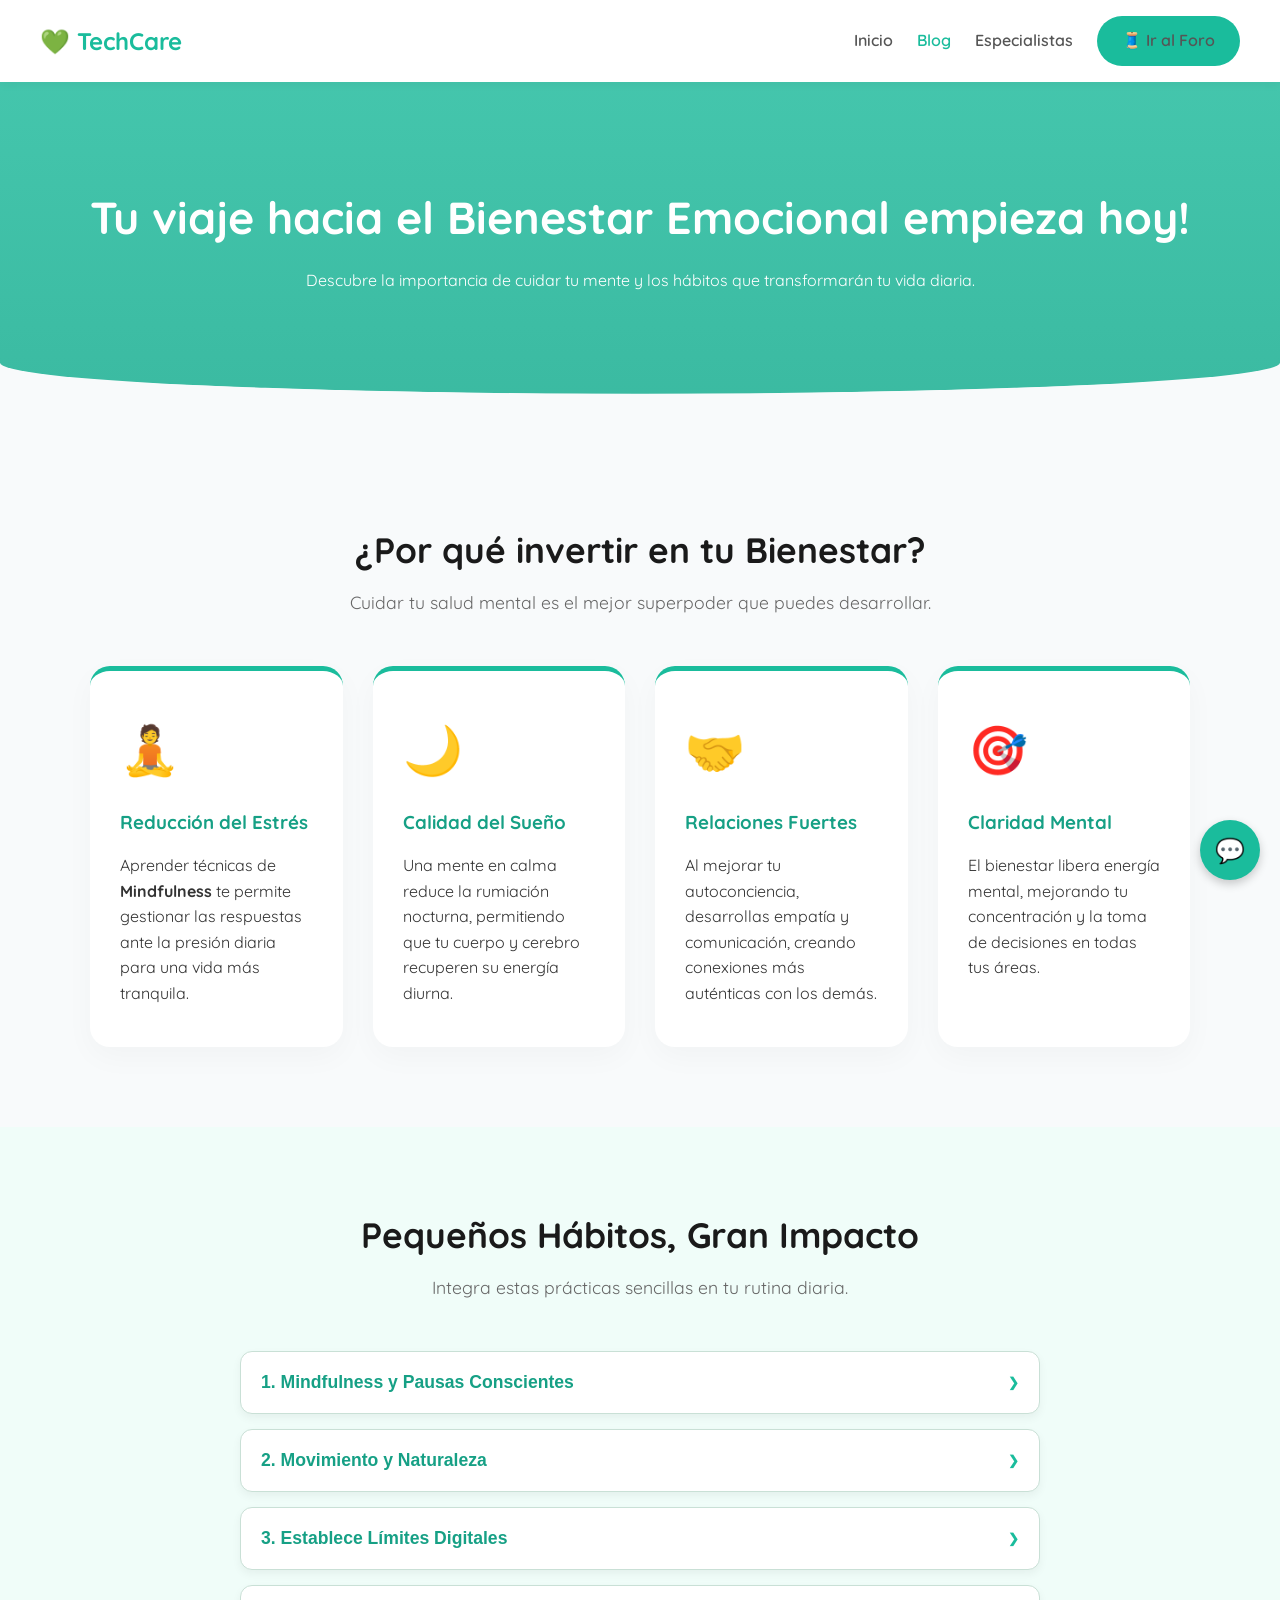
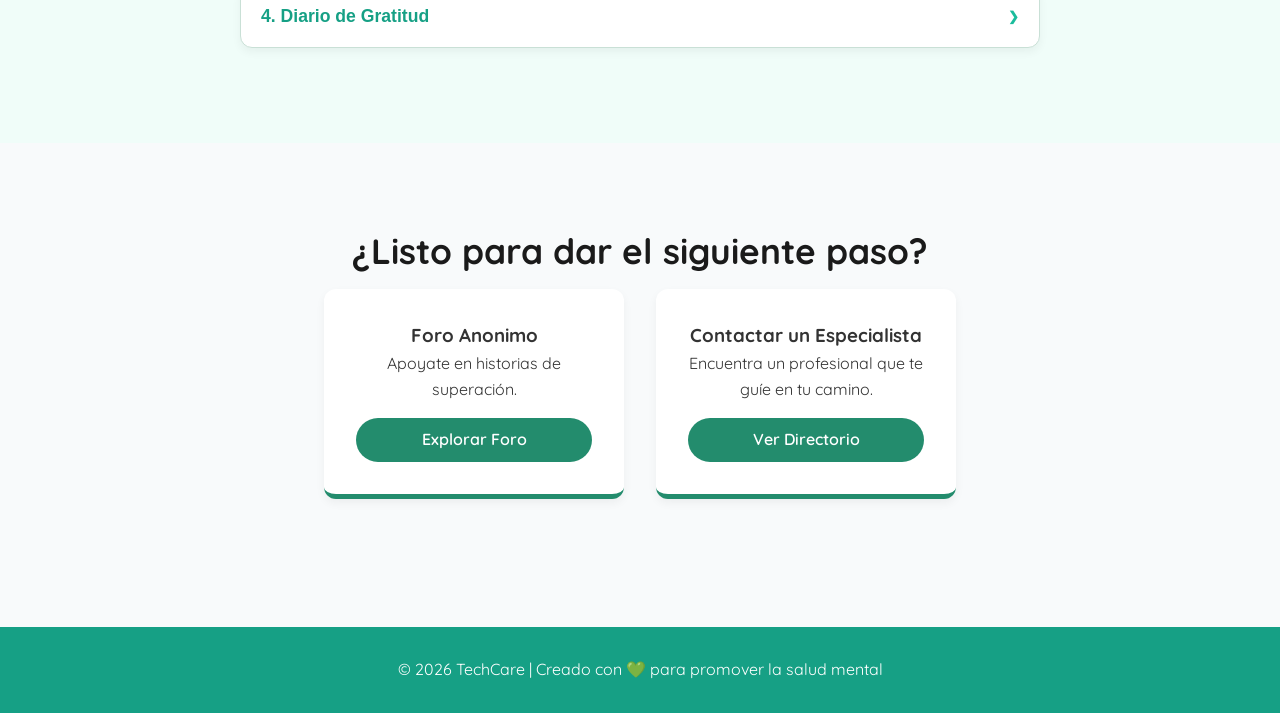
<file: Salud Mental/Bienestar.html>
<!DOCTYPE html>
<html lang="es">
<head>
    <meta charset="UTF-8" />
    <meta name="viewport" content="width=device-width, initial-scale=1.0" />
    <title>TechCare - Bienestar y Motivación</title>
    <link rel="stylesheet" href="style.css" />
    <link href="https://fonts.googleapis.com/css2?family=Quicksand:wght@400;600&display=swap" rel="stylesheet">
</head>

<body>
    <header>
        <nav>
            <div class="logo">💚 TechCare</div>
            
            <div class="menu-toggle" id="mobile-menu">
                <span></span>
                <span></span>
                <span></span>
            </div>

            <ul class="nav-links">
                <li><a href="index.html#inicio">Inicio</a></li>
                <li><a href="#top" class="active">Blog</a></li> 
                <li><a href="index.html#especialistas">Especialistas</a></li> 
                <li><a href="foro.html" class="btn btn-foro">🧵 Ir al Foro</a></li>
            </ul>
        </nav>
    </header>

    <main id="top">
        <section class="banner-bienestar">
            <div class="banner-content">
                <h1>Tu viaje hacia el Bienestar Emocional empieza hoy!</h1>
                <p>Descubre la importancia de cuidar tu mente y los hábitos que transformarán tu vida diaria.</p>
            </div>
        </section>

        <section id="beneficios-detalles" class="section">
            <div class="container">
                <h2 class="section-title">¿Por qué invertir en tu Bienestar?</h2>
                <p class="subtitle">Cuidar tu salud mental es el mejor superpoder que puedes desarrollar.</p>
                
                <div class="details-grid">
                    <div class="detail-card">
                        <div class="card-icon">🧘</div>
                        <h3>Reducción del Estrés</h3>
                        <p>Aprender técnicas de <strong>Mindfulness</strong> te permite gestionar las respuestas ante la presión diaria para una vida más tranquila.</p>
                    </div>
                    
                    <div class="detail-card">
                        <div class="card-icon">🌙</div>
                        <h3>Calidad del Sueño</h3>
                        <p>Una mente en calma reduce la rumiación nocturna, permitiendo que tu cuerpo y cerebro recuperen su energía diurna.</p>
                    </div>

                    <div class="detail-card">
                        <div class="card-icon">🤝</div>
                        <h3>Relaciones Fuertes</h3>
                        <p>Al mejorar tu autoconciencia, desarrollas empatía y comunicación, creando conexiones más auténticas con los demás.</p>
                    </div>
                    
                    <div class="detail-card">
                        <div class="card-icon">🎯</div>
                        <h3>Claridad Mental</h3>
                        <p>El bienestar libera energía mental, mejorando tu concentración y la toma de decisiones en todas tus áreas.</p>
                    </div>
                </div>
            </div>
        </section>

        <section id="habitos" class="section alt">
    <div class="container">
        <h2 class="section-title">Pequeños Hábitos, Gran Impacto</h2>
        <p class="subtitle">Integra estas prácticas sencillas en tu rutina diaria.</p>
        
        <div class="acordeon-container">
            <div class="acordeon-item">
                <button class="acordeon-header">1. Mindfulness y Pausas Conscientes</button>
                <div class="acordeon-content">
                    <p>Dedica 5 minutos a respirar profundamente y observar tu entorno. Esto rompe ciclos de estrés y recarga tu energía.</p>
                    <div class="mensaje-revelado">
                        "La paz interior empieza en el momento en que decides no permitir que otra persona o evento controle tus emociones."
                    <button class="btn-video">Ver video</button>
                    </div>
                </div>
            </div>
            
            <div class="acordeon-item">
                <button class="acordeon-header">2. Movimiento y Naturaleza</button>
                <div class="acordeon-content">
                    <p>El ejercicio libera endorfinas. Caminar 20 minutos al aire libre tiene un efecto calmante comprobado.</p>
                    
                    <div class="mensaje-revelado">
                        "Tu cuerpo es tu compañero de vida. Cuídalo, muévelo y agradécele por todo lo que te permite lograr hoy."
                        <button class="btn-video">Ver video</button>
                    </div>
                </div>
            </div>
            
            <div class="acordeon-item">
                <button class="acordeon-header">3. Establece Límites Digitales</button>
                <div class="acordeon-content">
                    <p>Define horarios libres de pantallas antes de dormir para reducir la fatiga mental y mejorar el descanso.</p>
                   <div class="mensaje-revelado">
                        "Desconectarse para conectar con uno mismo no es un lujo, es una necesidad para tu salud mental."
                     <button class="btn-video">Ver video</button>
                    </div>
                </div>
            </div>
            
            <div class="acordeon-item">
                <button class="acordeon-header">4. Diario de Gratitud</button>
                <div class="acordeon-content">
                    <p>Escribir 3 cosas que agradeces al día entrena tu cerebro para enfocarse en lo positivo y elevar tu ánimo.</p>
                    <div class="mensaje-revelado">
                        "La gratitud convierte lo que tenemos en suficiente. Aprender a ver lo bueno atrae más cosas buenas a tu vida."
                     <button class="btn-video">Ver video</button>
                    </div>
                </div>
            </div>
        </div>
    </div>
</section>

        <section id="llamada" class="section">
            <h2 class="section-title">¿Listo para dar el siguiente paso?</h2>
            <div class="cards cta-cards container">
                <div class="card cta-card">
                    <h3>Foro Anonimo</h3>
                    <p>Apoyate en historias de superación.</p>
                    <a href="foro.html" class="btn btn-menta">Explorar Foro</a>
                </div>
                
                <div class="card cta-card">
                    <h3>Contactar un Especialista</h3>
                    <p>Encuentra un profesional que te guíe en tu camino.</p>
                    <a href="index.html#especialistas" class="btn btn-menta">Ver Directorio</a>
                </div>
            </div>
        </section>
    </main>

    <div id="chatbot-button">💬</div>
    <div id="chatbot-widget">
        <iframe src="https://console.dialogflow.com/api-client/demo/embedded/63d1865d-089a-45ff-a5cd-38dc312fcfe" allow="microphone;"></iframe>
    </div>

    <footer>
        <p>© 2026 TechCare | Creado con 💚 para promover la salud mental</p>
    </footer>

    <script src="script-bienestar.js"></script>
    <script>
        // Hamburguesa
        const menuToggle = document.getElementById('mobile-menu');
        const navLinks = document.querySelector('.nav-links');
        menuToggle.addEventListener('click', () => {
            navLinks.classList.toggle('active');
        });

        // Chatbot
        const chatButton = document.getElementById("chatbot-button");
        const chatWidget = document.getElementById("chatbot-widget");
        chatButton.addEventListener("click", () => {
            chatWidget.classList.toggle("open");
        });

        // Acordeón
        document.querySelectorAll('.acordeon-header').forEach(button => {
            button.addEventListener('click', () => {
                const content = button.nextElementSibling;
                content.classList.toggle('open');
            });
        });
    </script>
</body>
</html>
</file>
<file: Salud Mental/style.css>
* {
  margin: 0;
  padding: 0;
  box-sizing: border-box;
}

body {
  font-family: 'Quicksand', sans-serif;
  color: #333;
  background-color: #f8fafb;
  line-height: 1.6;
}

header {
  background-color: #e1f5ee;
  padding: 1rem 2rem;
  position: sticky;
  top: 0;
  z-index: 10;
}

nav {
  display: flex;
  justify-content: space-between;
  align-items: center;
}

.logo {
  font-weight: 600;
  font-size: 1.3rem;
  color: #238c6d;
}

.nav-links {
  list-style: none;
  display: flex;
  gap: 1.5rem;
}



.nav-links a {
  text-decoration: none;
  color: #238c6d;
  transition: color 0.3s;
}

.nav-links a:hover {
  color: #146b53;
}

/* Estilos del botón hamburguesa (oculto por defecto) */
.menu-toggle {
  display: none;
  flex-direction: column;
  cursor: pointer;
  gap: 5px;
}

.menu-toggle span {
  width: 30px;
  height: 3px;
  background-color: #238c6d;
  border-radius: 3px;
  transition: 0.3s;
}

/* Responsive: Cuando la pantalla es menor a 768px */
@media (max-width: 768px) {
  .menu-toggle {
    display: flex; /* Mostramos la hamburguesa */
    z-index: 20;
  }

  .nav-links {
    position: fixed;
    right: -100%; /* Escondido a la derecha */
    top: 70px;
    background-color: #e1f5ee;
    width: 100%;
    height: calc(100vh - 70px);
    flex-direction: column;
    align-items: center;
    gap: 2rem;
    padding-top: 2rem;
    transition: 0.5s;
    box-shadow: -5px 5px 15px rgba(0,0,0,0.1);
  }

  /* Clase que activaremos con JS para mostrar el menú */
  .nav-links.active {
    right: 0;
  }
}
/* ===== SLIDER DESLIZANTE HACIA LA IZQUIERDA ===== */
.hero {
  position: relative;
  height: 100vh;
  color: white;
  text-align: center;
  overflow: hidden;
  display: flex;
  justify-content: center;
  align-items: center;
}

.hero-slider {
  position: absolute;
  top: 0;
  left: 0;
  width: 100%; /* 3 imágenes */
  height: 100%;
  display: flex;
  transition: transform 1s ease-in-out;
}

.slide {
  width: 100%;
  height: 100vh;
  background-size: cover;
  background-position: center;
  flex-shrink: 0;
}

/* Contenido del hero */
.hero-content {
  position: relative;
  z-index: 2;
  max-width: 700px;
  padding: 2rem;
  background: rgba(0, 0, 0, 0.4);
  border-radius: 15px;
}

.hero h1 {
  font-size: 2.4rem;
  margin-bottom: 1rem;
}

.hero p {
  margin-bottom: 2rem;
  font-size: 1.1rem;
}

/* --- Ajustes Base --- */
.hero {
    position: relative;
    height: 100vh; /* Se mantiene a pantalla completa */
    min-height: 500px; /* Evita que se encoja demasiado en móviles horizontales */
    overflow: hidden;
    display: flex;
    justify-content: center;
    align-items: center;
}

.slide {
    width: 100%;
    height: 100%;
    background-size: cover;
    background-position: center center; /* Centra la imagen siempre */
    flex-shrink: 0;
}

.hero-content {
    position: relative;
    z-index: 5;
    max-width: 800px;
    width: 90%; /* Ocupa casi todo el ancho en móviles */
    padding: 2rem;
    background: rgba(0, 0, 0, 0.5); /* Oscurecemos un poco más para legibilidad */
    border-radius: 20px;
    text-align: center;
}

/* --- RESPONSIVE DEL HERO --- */
@media (max-width: 768px) {
    .hero {
        height: 80vh; /* En móvil reducimos un poco el alto para ver contenido abajo */
    }

    .hero h1 {
        font-size: 1.6rem !important; /* Texto más pequeño para que no se amontone */
        line-height: 1.2;
    }

    .hero p {
        font-size: 1rem !important;
        margin-bottom: 1.5rem;
    }

    .hero-buttons {
        display: flex;
        flex-direction: column; /* Botones uno encima del otro */
        gap: 12px;
        align-items: center;
    }

    .hero-buttons .btn {
        width: 100%; /* Botones de ancho completo para facilitar el clic */
        max-width: 300px;
        padding: 12px;
        font-size: 0.95rem;
    }
}

/* Botón principal */
.btn {
  background-color: #fff;
  color: #238c6d;
  padding: 0.8rem 1.6rem;
  border-radius: 25px;
  text-decoration: none;
  font-weight: 600;
  transition: all 0.3s;
}

.btn:hover {
  background-color: #238c6d;
  color: white;
}

/* ===== SECCIÓN AYUDA INMEDIATA ===== */
.help-now {
  background: linear-gradient(135deg, #f4f9f8, #e8f3f1);
  padding: 80px 20px;
  display: flex;
  justify-content: center;
}

.help-container {
  max-width: 800px;
  text-align: center;
  background: #ffffff;
  padding: 50px 40px;
  border-radius: 20px;
  box-shadow: 0 15px 40px rgba(0, 0, 0, 0.08);
  transition: transform 0.3s ease;
}

.help-container:hover {
  transform: translateY(-5px);
}

.help-container h2 {
  font-size: 2rem;
  color: #1f3a3d;
  margin-bottom: 15px;
  font-weight: 700;
}

.help-container p {
  font-size: 1.1rem;
  color: #5f6f72;
  margin-bottom: 35px;
  line-height: 1.6;
}

/* ===== BOTONES ===== */
.help-actions {
  display: flex;
  justify-content: center;
  gap: 20px;
  flex-wrap: wrap;
}

.btn {
  padding: 14px 28px;
  border-radius: 50px;
  text-decoration: none;
  font-weight: 600;
  font-size: 1rem;
  transition: all 0.3s ease;
  display: inline-block;
}

/* Botón principal */
.btn-primary {
  background-color: #2bb673;
  color: #ffffff;
  box-shadow: 0 8px 20px rgba(43, 182, 115, 0.3);
}

.btn-primary:hover {
  background-color: #239c61;
  transform: translateY(-2px);
  box-shadow: 0 12px 25px rgba(43, 182, 115, 0.4);
}

/* Botón emergencia */
.btn-emergency {
  background-color: #ff5a5f;
  color: #ffffff;
  box-shadow: 0 8px 20px rgba(255, 90, 95, 0.3);
}

.btn-emergency:hover {
  background-color: #e0484d;
  transform: translateY(-2px);
  box-shadow: 0 12px 25px rgba(255, 90, 95, 0.4);
}

/* ===== RESPONSIVE ===== */
@media (max-width: 600px) {
  .help-container {
    padding: 35px 25px;
  }

  .help-container h2 {
    font-size: 1.6rem;
  }

  .help-actions {
    flex-direction: column;
    gap: 15px;
  }

  .btn {
    width: 100%;
  }
}

.ayuda-section {
  background: linear-gradient(to bottom, #e6f4f1, #ffffff);
  padding: 80px 20px;
  text-align: center;
}

.ayuda-section h2 {
  font-size: 32px;
  margin-bottom: 50px;
  color: #2c3e50;
}

.cards-ayuda {
  display: grid;
  grid-template-columns: repeat(auto-fit, minmax(220px, 1fr));
  gap: 30px;
  max-width: 1200px;
  margin: auto;
}

.card-ayuda {
  background: #ffffff;
  padding: 30px 20px;
  border-radius: 20px;
  box-shadow: 0 10px 25px rgba(0, 0, 0, 0.08);
  transition: 0.3s ease;
}

.card-ayuda:hover {
  transform: translateY(-8px);
}

.card-ayuda img {
  width: 200px;
  margin-bottom: 10px;
}

.card-ayuda h3 {
  margin-bottom: 15px;
  color: #1b6f6a;
}

.card-ayuda p {
  font-size: 14px;
  color: #555;
}


/* Secciones */
.section {
  padding: 4rem 2rem;
  text-align: center;
}

.section.alt {
  background-color: #e1f5ee;
}

/* Tarjetas */
.cards {
  display: flex;
  flex-wrap: wrap;
  justify-content: center;
  gap: 2rem;
  margin-top: 2rem;
}

.card {
  background: white;
  padding: 2rem;
  border-radius: 12px;
  box-shadow: 0 4px 10px rgba(0,0,0,0.05);
  max-width: 300px;
  text-align: center;
  transition: transform 0.3s;
}

.card:hover {
  transform: translateY(-5px);
}

.card img {
  width: 70px;
  margin-bottom: 1rem;
}

/* Recursos */
.recursos-lista {
  list-style: none;
  margin-top: 2rem;
}

.recursos-lista li {
  margin: 0.8rem 0;
}

.recursos-lista a {
  color: #238c6d;
  text-decoration: none;
  font-weight: 600;
}

/* Formulario de contacto */
.contact-form {
  margin-top: 1.5rem;
}

.contact-form input {
  padding: 0.8rem;
  border: 1px solid #ccc;
  border-radius: 25px;
  width: 250px;
  margin-right: 0.5rem;
}

/* Footer */
footer {
  background-color: #238c6d;
  color: white;
  text-align: center;
  padding: 1.2rem;
  margin-top: 3rem;
}

/* Frases motivacionales */
#frase {
  font-size: 1.3rem;
  font-style: italic;
  transition: opacity 0.6s ease-in-out;
  opacity: 1;
  margin: 1.5rem auto;
  max-width: 600px;
}

/* Responsive */
@media (max-width: 768px) {
  .cards {
    flex-direction: column;
    align-items: center;
  }

  .nav-links {
    flex-direction: column;
    gap: 1rem;
  }

  .hero h1 {
    font-size: 1.8rem;
  }

  .hero-content {
    padding: 1.5rem;
  }
}

#chatbot-button {
  position: fixed;
  bottom: 20px;
  right: 20px;
  background-color: #238c6d;
  color: white;
  font-size: 1.8rem;
  border-radius: 50%;
  width: 60px;
  height: 60px;
  display: flex;
  align-items: center;
  justify-content: center;
  cursor: pointer;
  box-shadow: 0 4px 10px rgba(0,0,0,0.2);
  z-index: 1000;
  transition: transform 0.3s ease;
}

#chatbot-button:hover {
  transform: scale(1.1);
}

#chatbot-widget {
  position: fixed;
  bottom: 90px;
  right: 20px;
  width: 360px;
  height: 500px;
  border-radius: 12px;
  overflow: hidden;
  box-shadow: 0 4px 20px rgba(0,0,0,0.3);
  background: white;
  display: none;
  z-index: 999;
}

#chatbot-widget iframe {
  width: 100%;
  height: 100%;
  border: none;
}

#chatbot-widget.open {
  display: block;
}


/* ========================================= */
/* ✨ ESTILOS MODERNOS Y LIMPIOS (Verde Menta) */
/* Reemplaza la sección del foro en tu style.css con este código. */
/* ========================================= */

/* Tipografía y Fondo General */
body { 
    background-color: #f7f9fc; /* Fondo muy claro y suave */
    color: #333333; 
    font-family: 'Inter', sans-serif; /* Fuente limpia y moderna */
    line-height: 1.5;
    margin: 0;
}

/* Contenedor Principal */
.foro-wrap { 
    max-width: 980px; 
    margin: 40px auto; 
    padding: 24px; 
    padding-top: 0;
}

/* Encabezado */
.foro-header { 
    display: flex; 
    justify-content: space-between; 
    align-items: center; 
    gap: 12px; 
    margin-bottom: 30px; /* Más espacio */
    padding: 20px 0 10px 0;
    border-bottom: 1px solid #eeeeee; /* Separador sutil */
}

.foro-header h1 { 
    margin: 0; 
    font-size: 2rem; /* Título más grande */
    color: #1a1a1a; /* Negro para alto contraste */
    font-weight: 800;
}

/* Botones Generales */
.btn { 
    cursor: pointer; 
    border: none;
    background-color: #1abc9c; /* 🌿 COLOR VERDE MENTA */
    color: white;
    padding: 10px 18px;
    border-radius: 6px;
    font-weight: 600;
    transition: background-color 0.2s, transform 0.1s;
    text-decoration: none; /* Para el botón "Volver" */
    display: inline-block;
}
.btn:hover {
    background-color: #16a085; /* Tono de menta más oscuro para el hover */
    transform: translateY(-1px);
}
.btn:active {
    transform: translateY(0);
}

/* --- Área de Nombre/Perfil --- */
.nombre-box { 
    background: #ffffff; 
    padding: 20px; 
    border-radius: 12px; 
    box-shadow: 0 4px 12px rgba(0, 0, 0, 0.05); /* Sombra más limpia */
    display: flex; 
    gap: 15px; 
    align-items: center; 
    border-left: 5px solid #1abc9c; /* 🌿 BORDE DE ACENTO VERDE MENTA */
}

.nombre-box input { 
    padding: 12px; 
    border-radius: 6px; 
    border: 1px solid #dddddd; 
    flex: 1; 
    font-size: 1rem;
    transition: border-color 0.2s;
}
.nombre-box input:focus {
    border-color: #1abc9c; /* 🌿 FOCO VERDE MENTA */
    outline: none;
}

.small { 
    font-size: 0.85rem; 
    color: #6c757d; 
}

/* Botones en el área de nombre */
#cambiar-nombre {
    background: #f8f9fa !important;
    border: 1px solid #ced4da !important;
    color: #333 !important;
    padding: 8px 15px !important;
    border-radius: 6px !important;
}
#cambiar-nombre:hover {
    background: #e9ecef !important;
}

/* --- Formulario de Publicación --- */
.publicar-box { 
    margin-top: 30px; 
    background: #ffffff; 
    padding: 20px; 
    border-radius: 12px; 
    box-shadow: 0 4px 12px rgba(0, 0, 0, 0.05); 
}

.publicar-box textarea { 
    width: 100%; 
    min-height: 100px; /* Más alto */
    padding: 15px; 
    border-radius: 6px; 
    border: 1px solid #dddddd; 
    resize: vertical; 
    font-size: 1rem;
    box-sizing: border-box; /* Importante para el 100% de ancho */
    transition: border-color 0.2s;
}
.publicar-box textarea:focus {
    border-color: #1abc9c; /* 🌿 FOCO VERDE MENTA */
    outline: none;
}

.row { 
    display: flex; 
    gap: 10px; 
    align-items: center; 
    margin-top: 15px; 
}

/* --- Listado de Mensajes (Posts) --- */
.lista-mensajes { 
    margin-top: 30px; 
    display: flex; 
    flex-direction: column; 
    gap: 15px; /* Más separación entre posts */
}

/* Estilo de cada Mensaje (La "Card" principal) */
.mensaje { 
    background: white; 
    padding: 20px; 
    border-radius: 12px; 
    box-shadow: 0 4px 10px rgba(0, 0, 0, 0.03); /* Sombra más sutil */
    display: flex; 
    gap: 15px; 
    align-items: flex-start; 
    border: 1px solid #f0f0f0; /* Borde sutil para definir la tarjeta */
}

.avatar { 
    width: 48px; 
    height: 48px; 
    border-radius: 8px; /* Avatar cuadrado/redondeado moderno */
    flex-shrink: 0; 
    overflow: hidden; 
    display: block; 
}

.contenido { 
    flex: 1; 
}

.meta { 
    display: flex; 
    gap: 10px; 
    align-items: baseline; /* Alinea los elementos en la línea de base */
    margin-bottom: 8px; 
}

.nombre { 
    font-weight: 700; 
    color: #1a1a1a; 
    font-size: 1rem;
}

.fecha { 
    font-size: 0.8rem; 
    color: #999999; 
    margin-left: -5px; /* Ajuste visual */
}

.texto { 
    margin-top: 5px; 
    white-space: pre-wrap; 
    color: #333333;
    font-size: 1rem;
}

/* --- Acciones (Like, Responder, Eliminar) --- */
.acciones { 
    margin-top: 12px; 
    display: flex; 
    gap: 12px; 
    align-items: center; 
    padding-top: 5px;
    border-top: 1px solid #f7f7f7; /* Separador de acciones */
}

.accion-btn { 
    background: transparent; 
    border: 0; 
    cursor: pointer; 
    padding: 8px 10px; 
    border-radius: 4px; 
    font-weight: 500; 
    color: #6c757d; /* Color gris suave */
    font-size: 0.9rem;
    transition: background-color 0.2s, color 0.2s;
}

.accion-btn:hover { 
    background: #f1f4f8; 
    color: #1abc9c; /* 🌿 HOVER TEXTO VERDE MENTA */
}
.accion-btn.like-btn .like-count {
    font-weight: 600;
    color: #1abc9c; /* 🌿 CONTADOR VERDE MENTA */
    margin-left: 3px;
}
.accion-btn.delete-btn {
    color: #dc3545 !important;
}
.accion-btn.delete-btn:hover {
    background: #f8d7da;
}

/* --- Respuestas (Replies) --- */
.replies { 
    margin-top: 15px; 
    margin-left: 63px; /* Alineación debajo del contenido del post */
    padding-left: 10px;
    border-left: 3px solid #e9ecef; /* Barra lateral de indentación */
    display: flex; 
    flex-direction: column; 
    gap: 10px; 
}

.reply { 
    background: #ffffff; 
    padding: 12px; 
    border-radius: 8px; 
    border: 1px solid #f0f0f0;
    font-size: 0.95rem;
}

.reply-input { 
    display: flex; 
    gap: 8px; 
    align-items: flex-end; 
    margin-top: 10px; 
}

.reply-input textarea { 
    flex: 1; 
    min-height: 40px; 
    border-radius: 6px; 
    padding: 10px; 
    border: 1px solid #dddddd;
    resize: vertical;
}

.reply-input .btn {
    padding: 8px 15px;
}

/* Media Queries (Responsive) */
@media (max-width: 720px){
    .foro-wrap {
        margin: 20px 10px;
        padding: 0;
    }
    .foro-header {
        margin-bottom: 20px;
    }
    .mensaje { 
        flex-direction: column; 
        gap: 10px;
    }
    .avatar{ 
        width: 40px; 
        height: 40px; 
    }
    .replies { 
        margin-left: 0; 
        padding-left: 15px;
    }
    .meta {
        align-items: center;
    }}


/* Estilos de Bienestar */

/* ========================================= */
/* ESTILOS ESPECÍFICOS PARA LA PÁGINA BIENESTAR */
/* ========================================= */

.banner-bienestar {
    background: linear-gradient(rgba(35, 140, 109, 0.7), rgba(35, 140, 109, 0.8)), url('https://images.unsplash.com/photo-1517457375819-27718de50a80?auto=format&fit=crop&w=1920&q=80') center center / cover;
    color: white;
    text-align: center;
    padding: 6rem 2rem;
    border-bottom-left-radius: 50% 10%;
    border-bottom-right-radius: 50% 10%;
    margin-bottom: 3rem;
}

.banner-content h1 {
    font-size: 2.5rem;
    margin-bottom: 1rem;
}

.section-title {
    font-size: 2rem;
    color: #238c6d;
    margin-bottom: 0.5rem;
}

.subtitle {
    font-size: 1.1rem;
    color: #666;
    margin-bottom: 3rem;
}

/* Detalle de Beneficios (Grid) */
.details-grid {
    display: grid;
    grid-template-columns: repeat(auto-fit, minmax(280px, 1fr));
    gap: 2rem;
    max-width: 1200px;
    margin: 0 auto;
}

.detail-card {
    background: #fff;
    padding: 1.5rem;
    border-radius: 12px;
    box-shadow: 0 6px 15px rgba(0,0,0,0.05);
    text-align: left;
    border-top: 5px solid #238c6d;
}

.detail-card h3 {
    color: #146b53;
    margin-bottom: 0.7rem;
}

/* Acordeón (Hábitos) */
.acordeon-container {
    max-width: 800px;
    margin: 0 auto;
    text-align: left;
}

.acordeon-item {
    margin-bottom: 15px;
    border: 1px solid #c9e0d6;
    border-radius: 8px;
    overflow: hidden;
}

.acordeon-header {
    width: 100%;
    background-color: #e1f5ee;
    color: #238c6d;
    padding: 18px 25px;
    text-align: left;
    font-size: 1.1rem;
    font-weight: 600;
    cursor: pointer;
    border: none;
    transition: background-color 0.3s;
}

.acordeon-header:hover {
    background-color: #d0e7e0;
}

.acordeon-content {
    padding: 0 25px;
    background-color: white;
    max-height: 0;
    overflow: hidden;
    transition: max-height 0.3s ease-out, padding 0.3s ease-out;
}

.acordeon-content.open {
    max-height: 200px; /* Suficientemente grande para el contenido */
    padding: 15px 25px;
}

/* CTAs */
.cta-cards .card {
    border-top: none;
    border-bottom: 5px solid #238c6d;
}

.cta-cards .btn {
    margin-top: 15px;
    padding: 0.6rem 1.2rem;
}


.carousel-fade {
  position: relative;
  width: 100%;
  height: 100vh;
  overflow: hidden;
}

.carousel-fade img {
  position: absolute;
  inset: 0;
  width: 100%;
  height: 100%;
  object-fit: cover;
  opacity: 0;
  transition: opacity 1.5s ease-in-out;
}

.carousel-fade img.active {
  opacity: 1;
  z-index: 2;
}

.card img.img-especialista {
  width: 100%;
  height: 200px;
  object-fit: cover; /* Recorta la imagen para que llene el espacio sin deformarse */
  border-radius: 8px;
  margin-bottom: 1rem;
}

/* Estilo del botón WhatsApp Menta */
.btn-whatsapp {
  display: block;
  background-color: #1abc9c !important; /* El menta de tu foro */
  color: white !important;
  padding: 10px 15px;
  border-radius: 25px;
  text-decoration: none;
  font-weight: 600;
  margin-top: 15px;
  transition: all 0.3s ease;
}

.btn-whatsapp:hover {
  background-color: #16a085 !important; /* Un tono más oscuro al pasar el mouse */
  transform: translateY(-2px);
  box-shadow: 0 5px 15px rgba(26, 188, 156, 0.3);
}

@media (max-width: 992px) {
    .carousel-fade {
        width: 90%; /* Le damos más espacio a los lados */
        height: 350px;
    }
}

/* Para celulares (menos de 600px) */
@media (max-width: 600px) {
    .carousel-fade {
        width: 95%; /* Casi todo el ancho */
        height: 250px; /* Reducimos el alto para que no ocupe toda la pantalla */
        margin: 10px auto;
    }

    .carousel-fade img {
        object-fit: contain; /* ✨ IMPORTANTE: En celulares, 'contain' evita que se corten los bordes del dibujo */
        background-color: #e1f5ee; /* Color de fondo para rellenar si la imagen es corta */
    }
}

/* Contenedor principal del banner */
.banner {
  width: 100%;
  overflow: hidden; /* Esto es vital para matar el scroll horizontal */
  display: block;   /* Cambiamos flex por block para evitar estiramientos raros */
  background-color: #f8fafb;
  margin: 0;
  padding: 0;
}

/* La imagen dentro del banner */
.banner img {
  width: 100%;          /* Ocupa el 100% del ancho del dispositivo */
  max-width: 100%;      /* No permite que la imagen sea más grande que la pantalla */
  height: auto;         /* Mantiene la proporción (evita que se vea aplastada) */
  display: block;       /* Quita el espacio extra que dejan las imágenes por defecto */
  margin: 0 auto;       /* La centra si llega al max-width */
}

/* Ajuste específico para pantallas muy grandes */
@media (min-width: 1201px) {
    .banner img {
        max-width: 1200px; /* Solo se limita en monitores grandes */
    }

    html, body {
  width: 100%;
  max-width: 100%;
  overflow-x: hidden; /* Corta cualquier cosa que sobresalga a la derecha */
  position: relative;
}
}

/* Style bienestar */

/* --- RESET Y BASE --- */
* {
  margin: 0;
  padding: 0;
  box-sizing: border-box;
}

body {
  font-family: 'Quicksand', sans-serif;
  color: #333;
  background-color: #f8fafb;
  line-height: 1.6;
  overflow-x: hidden;
}

/* --- NAVEGACIÓN --- */
header {
  background-color: #ffffff;
  padding: 1rem 2rem;
  position: sticky;
  top: 0;
  z-index: 100;
  box-shadow: 0 2px 10px rgba(0,0,0,0.05);
}

nav {
  display: flex;
  justify-content: space-between;
  align-items: center;
  max-width: 1200px;
  margin: 0 auto;
}

.logo {
  font-weight: 700;
  font-size: 1.5rem;
  color: #1abc9c;
}

.nav-links {
  list-style: none;
  display: flex;
  gap: 1.5rem;
  align-items: center;
}

.nav-links a {
  text-decoration: none;
  color: #555;
  font-weight: 600;
  transition: 0.3s;
}

.nav-links a:hover, .nav-links a.active {
  color: #1abc9c;
}

/* --- BANNER BIENESTAR --- */
.banner-bienestar {
    background: linear-gradient(rgba(26, 188, 156, 0.8), rgba(22, 160, 133, 0.9)), 
                url('https://images.unsplash.com/photo-1506126613408-eca07ce68773?auto=format&fit=crop&w=1350&q=80');
    background-size: cover;
    background-position: center;
    background-attachment: fixed;
    color: white;
    text-align: center;
    padding: 100px 20px;
    clip-path: ellipse(150% 100% at 50% 0%);
}

.banner-content h1 {
    font-size: 2.8rem;
    margin-bottom: 15px;
    font-weight: 700;
}

/* --- SECCIONES --- */
.section { padding: 80px 20px; text-align: center; }
.section.alt { background-color: #f0fdf9; }
.container { max-width: 1100px; margin: 0 auto; }

.section-title {
    font-size: 2.2rem;
    color: #1a1a1a;
    margin-bottom: 10px;
}

.subtitle {
    color: #666;
    margin-bottom: 50px;
    font-size: 1.1rem;
}

/* --- GRID DE BENEFICIOS --- */
.details-grid {
    display: grid;
    grid-template-columns: repeat(auto-fit, minmax(240px, 1fr));
    gap: 30px;
}

.detail-card {
    background: white;
    padding: 40px 30px;
    border-radius: 20px;
    box-shadow: 0 10px 30px rgba(0,0,0,0.03);
    transition: 0.3s ease;
    border-top: 5px solid #1abc9c;
}

.detail-card:hover { transform: translateY(-10px); }
.card-icon { font-size: 3rem; margin-bottom: 20px; display: block; }
.detail-card h3 { color: #16a085; margin-bottom: 15px; }

/* --- ACORDEÓN --- */
.acordeon-container { max-width: 800px; margin: 0 auto; text-align: left; }
.acordeon-item { background: white; margin-bottom: 15px; border-radius: 12px; box-shadow: 0 4px 10px rgba(0,0,0,0.05); }
.acordeon-header {
    width: 100%; padding: 20px; border: none; background: none;
    text-align: left; font-size: 1.1rem; font-weight: 600; color: #16a085;
    cursor: pointer; display: flex; justify-content: space-between;
}
.acordeon-content { max-height: 0; overflow: hidden; transition: 0.3s ease; padding: 0 20px; }
.acordeon-content.open { max-height: 200px; padding-bottom: 20px; }

/* --- BOTONES Y FOOTER --- */
.btn {
    padding: 12px 25px;
    border-radius: 50px;
    text-decoration: none;
    font-weight: 600;
    transition: 0.3s;
    display: inline-block;
}

.btn-menta { background: #1abc9c; color: white; margin-top: 20px; }
.btn-menta:hover { background: #16a085; transform: scale(1.05); }
.btn-foro { background: #1abc9c; color: white; }

footer { background: #16a085; color: white; padding: 30px; text-align: center; }

/* --- CHATBOT --- */
#chatbot-button {
    position: fixed; bottom: 20px; right: 20px; background: #1abc9c;
    width: 60px; height: 60px; border-radius: 50%; display: flex;
    justify-content: center; align-items: center; color: white; font-size: 1.5rem;
    cursor: pointer; z-index: 1000;
}

#chatbot-widget { position: fixed; bottom: 90px; right: 20px; width: 350px; height: 450px; display: none; z-index: 1000; }
#chatbot-widget.open { display: block; }
#chatbot-widget iframe { width: 100%; height: 100%; border-radius: 15px; border: none; box-shadow: 0 5px 20px rgba(0,0,0,0.2); }

/* --- RESPONSIVE --- */
@media (max-width: 768px) {
    .menu-toggle { display: flex; flex-direction: column; gap: 5px; cursor: pointer; }
    .menu-toggle span { width: 25px; height: 3px; background: #1abc9c; }
    .nav-links {
        position: fixed; right: -100%; top: 70px; background: white;
        width: 100%; height: 100vh; flex-direction: column; padding-top: 50px; transition: 0.4s;
    }
    .nav-links.active { right: 0; }
    .banner-content h1 { font-size: 1.8rem; }
}

/* Estilo base del header del acordeón */
.acordeon-header {
    display: flex;
    justify-content: space-between;
    align-items: center;
    transition: all 0.3s ease;
}

/* Añadimos una flecha con CSS */
.acordeon-header::after {
    content: '❯'; 
    font-size: 0.8rem;
    transition: transform 0.3s ease;
    color: #1abc9c;
}

/* Estado cuando el acordeón está abierto (clase .active puesta por JS) */
.acordeon-header.active {
    color: #16a085;
    background-color: #f0fdf9;
}

.acordeon-header.active::after {
    transform: rotate(90deg); /* La flecha apunta hacia abajo al abrir */
}

.acordeon-content {
    transition: max-height 0.4s cubic-bezier(0.4, 0, 0.2, 1), padding 0.3s ease;
}

/* Estilo específico para el botón Ver Video */
.btn-video {
    display: inline-flex;
    align-items: center;
    justify-content: center;
    gap: 8px; /* Espacio para un futuro icono */
    background-color: #ff5a5f; /* Color llamativo pero armonioso */
    color: white;
    border: none;
    padding: 8px 18px;
    border-radius: 50px;
    font-size: 0.85rem;
    font-weight: 600;
    cursor: pointer;
    margin-top: 15px;
    transition: all 0.3s ease;
    box-shadow: 0 4px 10px rgba(255, 90, 95, 0.2);
}

.btn-video:hover {
    background-color: #e0484d;
    transform: translateY(-2px);
    box-shadow: 0 6px 15px rgba(255, 90, 95, 0.3);
}

.btn-video:active {
    transform: translateY(0);
}

/* Agregamos un pequeño icono de "Play" usando CSS antes del texto */
.btn-video::before {
    content: '▶';
    font-size: 0.7rem;
}

/* Estilos para la página de Especialistas */
.section-especialistas-header {
    background-color: #e1f5ee;
    padding: 60px 20px;
    text-align: center;
}

.section-especialistas-header h1 {
    color: #238c6d;
    font-size: 2.5rem;
    margin-bottom: 10px;
}

.grid-especialistas {
    display: grid;
    grid-template-columns: repeat(auto-fit, minmax(300px, 1fr));
    gap: 30px;
    padding: 20px 0;
}

.card-pro {
    background: white;
    border-radius: 20px;
    overflow: hidden;
    box-shadow: 0 10px 20px rgba(0,0,0,0.05);
    transition: transform 0.3s ease;
    border: 1px solid #e1f5ee;
}

.card-pro:hover {
    transform: translateY(-10px);
}

.card-pro img {
    width: 100%;
    height: 250px;
    object-fit: cover;
}

.card-pro-info {
    padding: 25px;
}

.card-pro-info h3 {
    color: #146b53;
    margin-bottom: 5px;
}

.tag {
    background: #e1f5ee;
    color: #238c6d;
    padding: 4px 12px;
    border-radius: 15px;
    font-size: 0.8rem;
    font-weight: 600;
    display: inline-block;
    margin-bottom: 15px;
}

.trayectoria {
    font-size: 0.95rem;
    color: #666;
    margin-bottom: 15px;
}

.success-case {
    background: #f0fdf9;
    padding: 15px;
    border-radius: 12px;
    font-size: 0.9rem;
    border-left: 4px solid #238c6d;
    margin-bottom: 20px;
}

.btn-menta {
    background-color: #238c6d;
    color: white;
    border: none;
    width: 100%;
    cursor: pointer;
    display: block;
    text-align: center;
}

.btn-menta:hover {
    background-color: #146b53;
}
</file>
